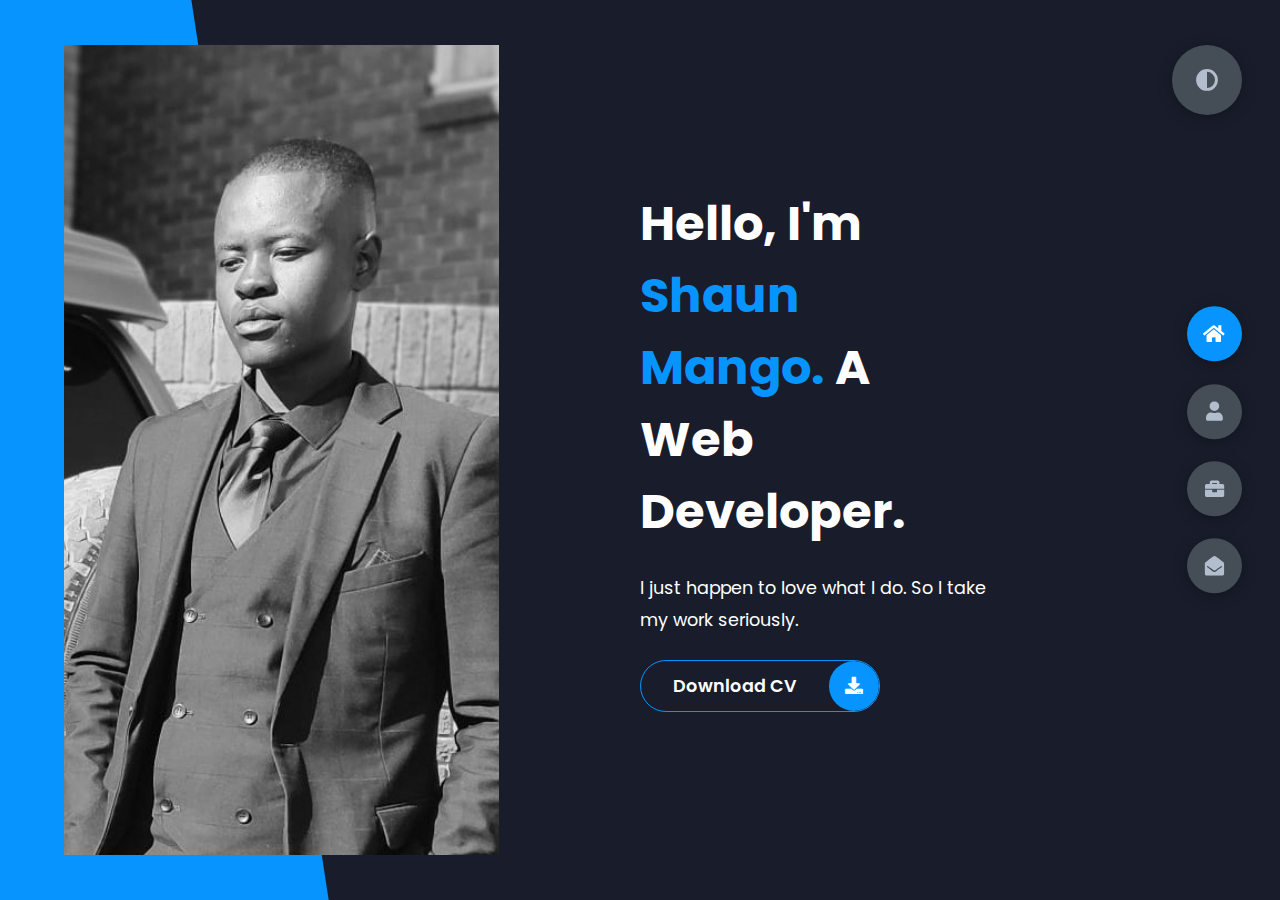
<file: index.html>
<!DOCTYPE html>
<html lang="en">
<head>
    <meta charset="UTF-8">
    <meta http-equiv="X-UA-Compatible" content="IE=edge">
    <meta name="viewport" content="width=device-width, initial-scale=1.0">
    <title>Portfolio</title>
    <link rel="stylesheet" href="styles/styles.css">
    <link rel="preconnect" href="https://fonts.googleapis.com">
    <link rel="preconnect" href="https://fonts.gstatic.com" crossorigin>
    <link rel="stylesheet" href="https://unicons.iconscout.com/release/v4.0.8/css/line.css">
    <link rel="stylesheet" href="https://cdnjs.cloudflare.com/ajax/libs/font-awesome/5.15.4/css/all.min.css" integrity="sha512-1ycn6IcaQQ40/MKBW2W4Rhis/DbILU74C1vSrLJxCq57o941Ym01SwNsOMqvEBFlcgUa6xLiPY/NS5R+E6ztJQ==" crossorigin="anonymous" referrerpolicy="no-referrer" />
    <link href="https://fonts.googleapis.com/css2?family=Poppins:wght@400;500;600;700;800&display=swap" rel="stylesheet">
</head>
<body class="main-content">
    <header class="container header active" id="home">
        <div class="header-content">
            <div class="left-header">
                <div class="h-shape"></div>
                <div class="image">
                    <img src="img/shaun4.jpg" alt="">
                </div>
            </div>
            <div class="right-header">
                <h1 class="name">
                    Hello, I'm <span>Shaun Mango.</span>
                    A Web Developer.
                </h1>
                <p>
                    I just happen to love what I do. So I take my work seriously.
                    
                </p>
                <div class="btn-con">
                    <a href="cv/SheunopaShaunMangoCV-2023InternHIT.pdf.pdf" class="main-btn">
                        <span class="btn-text">Download CV</span>
                        <span class="btn-icon"><i class="fas fa-download"></i></span>
                    </a>
                </div>
            </div>
        </div>
    </header>
    <main>
        <section class="container about" id="about">
            <div class="main-title">
                <h2>About <span>me</span><span class="bg-text">my stats</span></h2>
            </div>
            <div class="about-container">
                <div class="left-about">
                    <h4>Information About me</h4>
                    <p>
                        I'm a highly driven, adaptive student with skills in web design and development,
                        digital marketing and programming that will enable me to provide notable value to
                        your organization. I also have strong creative and analytical skills, am a team player
                        and have an eye for detail. 
                    </p>
                    <div class="btn-con">
                        <a href="cv/SheunopaShaunMangoCV-2023InternHIT.pdf.pdf" class="main-btn">
                            <span class="btn-text">Download CV</span>
                            <span class="btn-icon"><i class="fas fa-download"></i></span>
                        </a>
                    </div>
                </div>
                <div class="right-about">
                    <div class="about-item">
                        <div class="abt-text">
                            <p class="large-text">15+</p>
                            <p class="small-text">Projects <br /> Completed</p>
                        </div>
                    </div>
                    <div class="about-item">
                        <div class="abt-text">
                            <p class="large-text">5+</p>
                            <p class="small-text">Years of <br /> experience</p>
                        </div>
                    </div>
                    <div class="about-item">
                        <div class="abt-text">
                            <p class="large-text">25+</p>
                            <p class="small-text">Happy <br /> Clients</p>
                        </div>
                    </div>
                    <div class="about-item">
                        <div class="abt-text">
                            <p class="large-text">20+</p>
                            <p class="small-text">Customer <br /> reviews</p>
                        </div>
                    </div>
                </div>
            </div>
            <div class="about-stats">
                <h4 class="stat-title">My Skills</h4>
                <div class="progress-bars">
                    <div class="progress-bar">
                        <p class="prog-title">html</p>
                        <div class="progress-con">
                            <p class="prog-text">80%</p>
                            <div class="progress">
                                <span class="html"></span>
                            </div>
                        </div>
                    </div>
                    <div class="progress-bar">
                        <p class="prog-title">css</p>
                        <div class="progress-con">
                            <p class="prog-text">95%</p>
                            <div class="progress">
                                <span class="css"></span>
                            </div>
                        </div>
                    </div>
                    <div class="progress-bar">
                        <p class="prog-title">javascript</p>
                        <div class="progress-con">
                            <p class="prog-text">75%</p>
                            <div class="progress">
                                <span class="js"></span>
                            </div>
                        </div>
                    </div>
                    <div class="progress-bar">
                        <p class="prog-title">WordPress</p>
                        <div class="progress-con">
                            <p class="prog-text">75%</p>
                            <div class="progress">
                                <span class="wordpress"></span>
                            </div>
                        </div>
                    </div>
                    <div class="progress-bar">
                        <p class="prog-title">PHP</p>
                        <div class="progress-con">
                            <p class="prog-text">87%</p>
                            <div class="progress">
                                <span class="php"></span>
                            </div>
                        </div>
                    </div>
                    <div class="progress-bar">
                        <p class="prog-title">Python</p>
                        <div class="progress-con">
                            <p class="prog-text">90%</p>
                            <div class="progress">
                                <span class="python"></span>
                            </div>
                        </div>
                    </div>
                </div>
            </div>
            <h4 class="stat-title">My Timeline</h4>
            <div class="timeline">
                <div class="timeline-item">
                    <div class="tl-icon">
                        <i class="fas fa-briefcase"></i>
                    </div>
                    <p class="tl-duration">2020 - present</p>
                    <h5>Web Developer<span> Freelance</span></h5>
                    <p>
                        Spearhead design, development, testing, and
                        launching of websites.
                        Help clients come up with informative content to
                        upload on their pages.
                    </p>
                </div>
                <div class="timeline-item">
                    <div class="tl-icon">
                        <i class="fas fa-briefcase"></i>
                    </div>
                    <p class="tl-duration">2021-present</p>
                    <h5>Social Media Manager<span> Freelance</span></h5>
                    <p>
                        Design social media posts and logos for clients.
                        Manage Facebook and Instagram Ads for clients.
                        Advise clients on the best digital approach for their
                        business based on their budget and current stage of business
                    </p>
                </div>
                <div class="timeline-item">
                    <div class="tl-icon">
                        <i class="fas fa-briefcase"></i>
                    </div>
                    <p class="tl-duration">2020 - 2022</p>
                    <h5>Co-Founder & CEO<span> LEARN-X</span></h5>
                    <p>
                        Designed, created, tested, modified, and launched a
                        functional e-learning platform LEARN-X, using
                        WordPress amidst the Covid-19 pandemic.
                    </p>
                </div>
                <div class="timeline-item">
                    <div class="tl-icon">
                        <i class="fas fa-briefcase"></i>
                    </div>
                    <p class="tl-duration">2022 - 2026</p>
                    <h5>Student<span> Harare Institute of Technology</span></h5>
                    <p>
                        Studying towards an Undergraduate Bachelor Of Technology
                        Honours in Computer Science.
                    </p>
                </div>
                <div class="timeline-item">
                    <div class="tl-icon">
                        <i class="fas fa-briefcase"></i>
                    </div>
                    <p class="tl-duration">2020</p>
                    <h5>Fundamentals of Digital Marketing<span> Google Digital Skills for Africa</span></h5>
                    <p>
                        Well-versed in Digital Marketing and certified by Google.
                    </p>
                </div>
                <div class="timeline-item">
                    <div class="tl-icon">
                        <i class="fas fa-briefcase"></i>
                    </div>
                    <p class="tl-duration">2016-2021</p>
                    <h5>Student<span> Saint Faith's High School</span></h5>
                    <p>
                        Passed both O and A Level with flying colours😂, while impacting change at the 
                        school during my tenure.
                    </p>
                </div>
            </div>
        </section>
        <section class="container" id="portfolio">
            <div class="main-title">
                <h2>My <span>Portfolio</span><span class="bg-text">My Work</span></h2>
            </div>
            <p class="port-text">
                Check out some of my previous work below!
            </p>
            <div class="portfolios">
                <div class="portfolio-item">
                    <div class="image">
                        <img src="img/webhype.png" alt="">
                    </div>
                    <div class="hover-items">
                        <h3>Project Source</h3>
                        <div class="icons">
                            <a href="https://github.com/Shaunnnnnn" class="icon">
                                <i class="fab fa-github"></i>
                            </a>
                        </div>
                    </div>
                </div>
                <div class="portfolio-item">
                    <div class="image">
                        <img src="img/learnx.png" alt="">
                    </div>
                    <div class="hover-items">
                        <h3>Project Source</h3>
                        <div class="icons">
                            <a href="https://github.com/Shaunnnnnn" class="icon">
                                <i class="fab fa-github"></i>
                            </a>
                           
                        </div>
                    </div>
                </div>
                <div class="portfolio-item">
                    <div class="image">
                        <img src="img/taryscloset.png" alt="">
                    </div>
                    <div class="hover-items">
                        <h3>Project Source</h3>
                        <div class="icons">
                            <a href="https://github.com/Shaunnnnnn" class="icon">
                                <i class="fab fa-github"></i>
                            </a>
                        </div>
                    </div>
                </div>
                
                
            </div>
        </section>
        <section class="container" id="blogs">
           
        </section>
        <section class="container contact" id="contact">
            <div class="contact-container">
                <div class="main-title">
                    <h2>Contact <span>Me</span><span class="bg-text">Contact</span></h2>
                </div>
                <div class="contact-content-con">
                    <div class="left-contact">
                        <h4>Get in touch</h4>
                        <p>
                            Hey, I'm excited to start working with you, 
                            get in touch with me below and let's get started.
                        </p>
                        <div class="contact-info">
                            <div class="contact-item">
                                <div class="icon">
                                    <i class="fas fa-map-marker-alt"></i>
                                    <span>Location</span>
                                </div>
                                <p>
                                    : Harare, Zimbabwe.
                                </p>
                            </div>
                            <div class="contact-item">
                                <div class="icon">
                                    <i class="fas fa-envelope"></i>
                                    <span>Email</span>
                                </div>
                                <p>
                                    <span>: mangoshauns@gmail.com</span>
                                </p>
                            </div>
                            
                            <div class="contact-item">
                                <div class="icon">
                                    <i class="fas fa-user-graduate"></i>
                                    <span>Mobile Number</span>
                                </div>
                                <p>
                                    <span>: +263771428041</span>
                                </p>
                            </div>
                            <div class="contact-item">
                                <div class="icon">
                                    <i class="fas fa-globe-africa"></i>
                                    <span>Languages</span>
                                </div>
                                <p>
                                    <span>: English</span>
                                </p>
                            </div>
                        </div>
                        <div class="contact-icons">
                            <div class="contact-icon">
                                <a href="https://www.facebook.com/shaun.mango.33" target="_blank">
                                    <i class="fab fa-facebook-f"></i>
                                </a>
                                <a href="https://github.com/Shaunnnnnn" target="_blank">
                                    <i class="fab fa-github"></i>
                                </a>
                                <a href="https://wa.me/263771428041" target="_blank">
                                    <i class="uil uil-whatsapp"></i>
                                </a>
                            </div>
                        </div>
                    </div>
                    <div class="right-contact">
                        <form action="" class="contact-form">
                            <div class="input-control i-c-2">
                                <input type="text" required placeholder="YOUR NAME">
                                <input type="email" required placeholder="YOUR EMAIL">
                            </div>
                            <div class="input-control">
                                <input type="text" required placeholder="ENTER SUBJECT">
                            </div>
                            <div class="input-control">
                                <textarea name="" id="" cols="15" rows="8" placeholder="Message Here..."></textarea>
                            </div>
                            <div class="submit-btn">
                                <a href="#" class="main-btn">
                                    <span class="btn-text">Send</span>
                                    <span class="btn-icon"><i class="uil uil-message"></i></span>
                                </a>
                               
                    
                        
                        
                   
                </div>
                            </div>
                        </form>
                    </div>
                </div>
            </div>
        </section>
    </main>

    <div class="controls">
        <div class="control active-btn" data-id="home" >
            <i class="fas fa-home"></i>
        </div>
        <div class="control" data-id="about">
            <i class="fas fa-user"></i>
        </div>
        <div class="control" data-id="portfolio">
            <i class="fas fa-briefcase"></i>
        </div>
        <div class="control" data-id="contact">
            <i class="fas fa-envelope-open"></i>
        </div>
    </div>
    <div class="theme-btn">
        <i class="fas fa-adjust"></i>
    </div>
    <script src="app.js"></script>
    <script src="https://cdn.botpress.cloud/webchat/v1/inject.js"></script>
    <script src="https://mediafiles.botpress.cloud/395aa90b-f67a-4308-8458-5b93920ca628/webchat/config.js" defer></script>
</body>
</html>
</file>
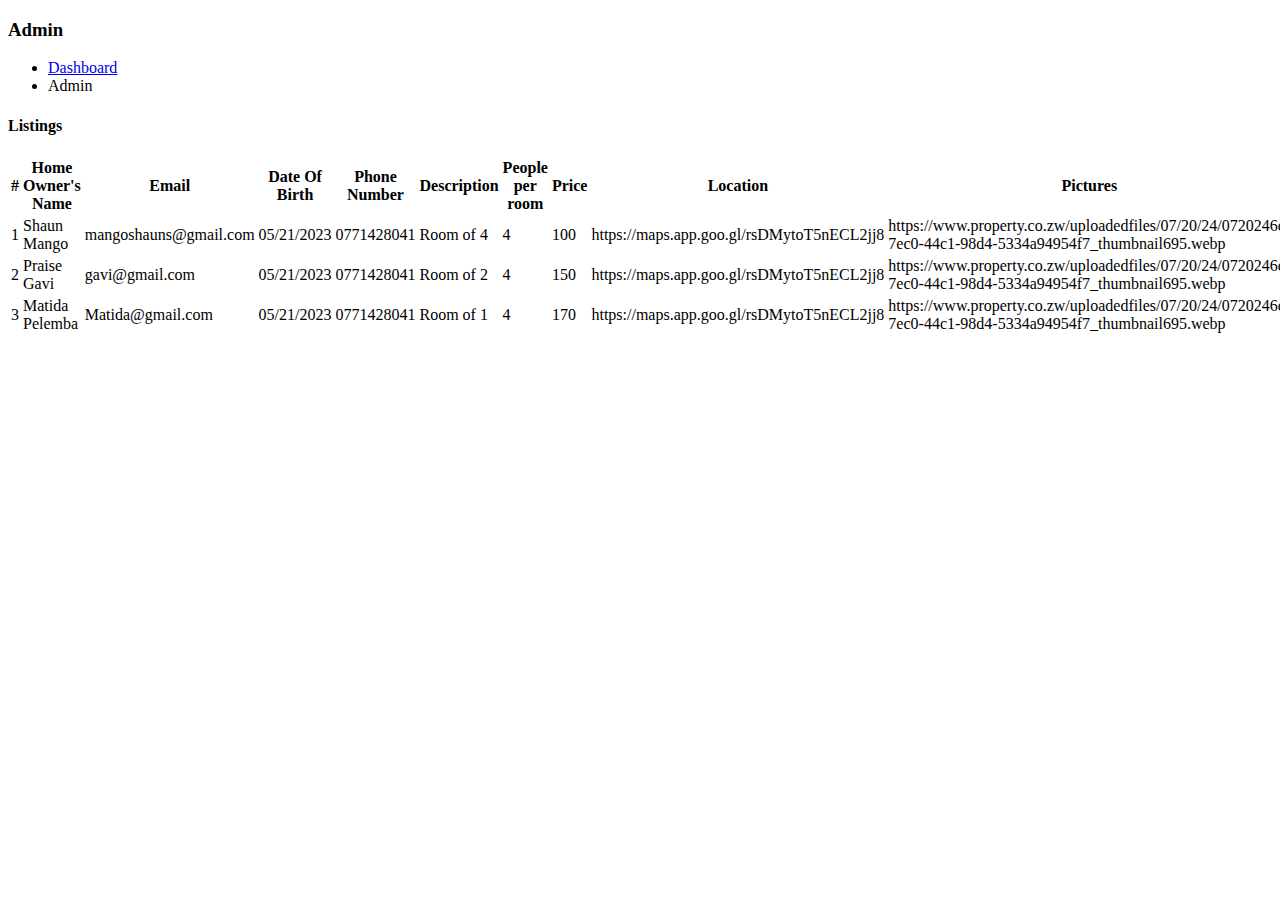
<file: chatbot-test.html>
<!DOCTYPE html>
<html lang="en">

<head>
        <meta charset="utf-8">
        <meta name="viewport" content="width=device-width, initial-scale=1.0, user-scalable=0">
        <title>LM Homes | Admin</title>
		
		
    </head>
    <body>
	
		<!-- Main Wrapper -->
		
		
			<!-- Header -->
			<!-- /Sidebar -->
			
			<!-- Page Wrapper -->
            <div class="page-wrapper">
                <div class="content container-fluid">

					<!-- Page Header -->
					<div class="page-header">
						<div class="row">
							<div class="col">
								<h3 class="page-title">Admin</h3>
								<ul class="breadcrumb">
									<li class="breadcrumb-item"><a href="dashboard.php">Dashboard</a></li>
									<li class="breadcrumb-item active">Admin</li>
								</ul>
							</div>
						</div>
					</div>
					<!-- /Page Header -->
					
					<div class="row">
						<div class="col-sm-12">
							<div class="card">
								<div class="card-header">
									<h4 class="card-title">Listings</h4>
								</div>
								<div class="card-body">

									<table id="basic-datatable" class="table table-bordered table-hover">
                                            <thead>
                                                <tr>
                                                    <th>#</th>
                                                    <th>Home Owner's Name</th>
                                                    <th>Email</th>
                                                    <th>Date Of Birth</th>
                                                    <th>Phone Number</th>
                                                    <th>Description</th>
						    <th>People per room</th>
						    <th>Price</th>
						    <th>Location</th>
						    <th>Pictures</th>
						    <th>Rating</th>
						    

                                                </tr>
                                            </thead>
                                        
                                        
                                            <tbody>
											
                                                <tr>
                                                    <td>1</td>
                                                    <td>Shaun Mango</td>
                                                    <td>mangoshauns@gmail.com</td>
                                                    <td>05/21/2023</td>
                                                    <td>0771428041</td>
						    <td>Room of 4</td>
						    <td>4</td>
						    <td>100</td>
						    <td>https://maps.app.goo.gl/rsDMytoT5nECL2jj8</td>
						    <td>https://www.property.co.zw/uploadedfiles/07/20/24/0720246c-7ec0-44c1-98d4-5334a94954f7_thumbnail695.webp</td>
						    <td>3.5</td>
						
						<tr>
                                                    <td>2</td>
                                                    <td>Praise Gavi</td>
                                                    <td>gavi@gmail.com</td>
                                                    <td>05/21/2023</td>
                                                    <td>0771428041</td>
						    <td>Room of 2</td>
						    <td>4</td>
						    <td>150</td>
						    <td>https://maps.app.goo.gl/rsDMytoT5nECL2jj8</td>
						    <td>https://www.property.co.zw/uploadedfiles/07/20/24/0720246c-7ec0-44c1-98d4-5334a94954f7_thumbnail695.webp</td>
						    <td>4</td>
                                                </tr>
						<tr>
                                                    <td>3</td>
                                                    <td>Matida Pelemba</td>
                                                    <td>Matida@gmail.com</td>
                                                    <td>05/21/2023</td>
                                                    <td>0771428041</td>
						    <td>Room of 1</td>
						    <td>4</td>
						    <td>170</td>
						    <td>https://maps.app.goo.gl/rsDMytoT5nECL2jj8</td>
						    <td>https://www.property.co.zw/uploadedfiles/07/20/24/0720246c-7ec0-44c1-98d4-5334a94954f7_thumbnail695.webp</td>
						    <td>5</td>
                                                </tr>
                                
                                               
                                            </tbody>
                                        </table>
								</div>
							</div>
						</div>
					</div>
				
				</div>			
			</div>
			
		
    </body>
</html>
</file>
<file: styles/styles.css>
* {
  margin: 0;
  padding: 0;
  box-sizing: border-box;
  list-style: none;
}

:root {
  --color-primary: #191d2b;
  --color-secondary: #0794ff;
  --color-white: #FFFFFF;
  --color-black: #000;
  --color-grey0: #f8f8f8;
  --color-grey-1: #dbe1e8;
  --color-grey-2: #b2becd;
  --color-grey-3: #6c7983;
  --color-grey-4: #454e56;
  --color-grey-5: #2a2e35;
  --color-grey-6: #12181b;
  --br-sm-2: 14px;
  --box-shadow-1: 0 3px 15px rgba(0,0,0,.3);
}

.light-mode {
  --color-primary: #FFFFFF;
  --color-secondary: #007e35;
  --color-white: #454e56;
  --color-black: #000;
  --color-grey0: #f8f8f8;
  --color-grey-1: #6c7983;
  --color-grey-2: #6c7983;
  --color-grey-3: #6c7983;
  --color-grey-4: #454e56;
  --color-grey-5: #f8f8f8;
  --color-grey-6: #12181b;
}

body {
  background-color: var(--color-primary);
  font-family: "Poppins", sans-serif;
  font-size: 1.1rem;
  color: var(--color-white);
  transition: all 0.4s ease-in-out;
}

a {
  display: inline-block;
  text-decoration: none;
  color: inherit;
  font-family: inherit;
}

header {
  min-height: 100vh;
  color: var(--color-white);
  overflow: hidden;
  padding: 0 !important;
}

section {
  min-height: 100vh;
  width: 100%;
  position: absolute;
  left: 0;
  top: 0;
  padding: 3rem 18rem;
}

.container {
  display: none;
  transform: translateY(-100%) scale(0);
  transition: all 0.4s ease-in-out;
  background-color: var(--color-primary);
}

.active {
  display: block;
  animation: appear 1s ease-in-out;
  transform: translateY(0) scaleY(1);
}
@keyframes appear {
  0% {
    transform: translateY(-100%) scaleY(0);
  }
  100% {
    transform: translateY(0) scaleY(1);
  }
}

.controls {
  position: fixed;
  z-index: 10;
  top: 50%;
  right: 3%;
  display: flex;
  flex-direction: column;
  align-items: center;
  justify-content: center;
  transform: translateY(-50%);
}
.controls .control {
  padding: 1rem;
  cursor: pointer;
  background-color: var(--color-grey-4);
  width: 55px;
  height: 55px;
  border-radius: 50%;
  display: flex;
  justify-content: center;
  align-items: center;
  margin: 0.7rem 0;
  box-shadow: var(--box-shadow-1);
}
.controls .control i {
  font-size: 1.2rem;
  color: var(--color-grey-2);
  pointer-events: none;
}
.controls .active-btn {
  background-color: var(--color-secondary);
  transition: all 0.4s ease-in-out;
}
.controls .active-btn i {
  color: var(--color-white);
}

.theme-btn {
  top: 5%;
  right: 3%;
  width: 70px;
  height: 70px;
  border-radius: 50%;
  background-color: var(--color-grey-4);
  cursor: pointer;
  position: fixed;
  display: flex;
  justify-content: center;
  align-items: center;
  box-shadow: 0 3px 15px rgba(0, 0, 0, 0.3);
  transition: all 0.1s ease-in-out;
}
.theme-btn:active {
  transform: translateY(-3px);
}
.theme-btn i {
  font-size: 1.4rem;
  color: var(--color-grey-2);
  pointer-events: none;
}

/*Header-content*/
.header-content {
  display: grid;
  grid-template-columns: repeat(2, 1fr);
  min-height: 100vh;
}
.header-content .left-header {
  display: flex;
  align-items: center;
  position: relative;
}
.header-content .left-header .h-shape {
  transition: all 0.4s ease-in-out;
  width: 65%;
  height: 100%;
  background-color: var(--color-secondary);
  position: absolute;
  left: 0;
  top: 0;
  z-index: -1;
  clip-path: polygon(0 0, 46% 0, 79% 100%, 0% 100%);
}
.header-content .left-header .image {
  border-radius: var(--br-sm-2);
  height: 90%;
  width: 68%;
  margin-left: 4rem;
  background-color: var(--color-black);
  transition: all 0.4s ease-in-out;
}
.header-content .left-header .image img {
  width: 100%;
  height: 100%;
  object-fit: cover;
  transition: all 0.4s ease-in-out;
  filter: grayscale(100%);
}
.header-content .left-header .image img:hover {
  filter: grayscale(0);
}
.header-content .right-header {
  display: flex;
  flex-direction: column;
  justify-content: center;
  padding-right: 18rem;
}
.header-content .right-header .name {
  font-size: 3rem;
}
.header-content .right-header .name span {
  color: var(--color-secondary);
}
.header-content .right-header p {
  margin: 1.5rem 0;
  line-height: 2rem;
}

/*About*/
.about-container {
  display: grid;
  grid-template-columns: repeat(2, 1fr);
  padding-top: 3.5rem;
  padding-bottom: 5rem;
}
.about-container .right-about {
  display: grid;
  grid-template-columns: repeat(2, 1fr);
  grid-gap: 2rem;
}
.about-container .right-about .about-item {
  border: 1px solid var(--color-grey-5);
  border-radius: 5px;
  transition: all 0.4s ease-in-out;
  box-shadow: 1px 2px 15px rgba(0, 0, 0, 0.1);
}
.about-container .right-about .about-item:hover {
  cursor: default;
  transform: translateY(-5px);
  border: 1px solid var(--color-secondary);
  box-shadow: 1px 4px 15px rgba(0, 0, 0, 0.32);
}
.about-container .right-about .about-item .abt-text {
  padding: 1.5rem;
  display: flex;
  flex-direction: column;
}
.about-container .right-about .about-item .abt-text .large-text {
  font-size: 3rem;
  font-weight: 700;
  color: var(--color-secondary);
}
.about-container .right-about .about-item .abt-text .small-text {
  padding-left: 3rem;
  position: relative;
  text-transform: uppercase;
  font-size: 1.2rem;
  color: var(--color-grey-1);
  letter-spacing: 2px;
}
.about-container .right-about .about-item .abt-text .small-text::before {
  content: "";
  position: absolute;
  left: 0;
  top: 15px;
  width: 2rem;
  height: 2px;
  background-color: var(--color-grey-5);
}
.about-container .left-about {
  padding-right: 5rem;
}
.about-container .left-about p {
  line-height: 2rem;
  padding: 1rem;
  color: var(--color-grey-1);
}
.about-container .left-about h4 {
  font-size: 2rem;
  text-transform: uppercase;
}

.about-stats {
  padding-bottom: 4rem;
}
.about-stats .progress-bars {
  display: grid;
  grid-template-columns: repeat(2, 1fr);
  grid-gap: 2rem;
}
.about-stats .progress-bars .progress-bar {
  display: flex;
  flex-direction: column;
}
.about-stats .progress-bars .progress-bar .prog-title {
  text-transform: uppercase;
  font-weight: 500;
}
.about-stats .progress-bars .progress-bar .progress-con {
  display: flex;
  align-items: center;
}
.about-stats .progress-bars .progress-bar .progress-con .prog-text {
  color: var(--color-grey-2);
}
.about-stats .progress-bars .progress-bar .progress-con .progress {
  width: 100%;
  height: 0.45rem;
  background-color: var(--color-grey-4);
  margin-left: 1rem;
  position: relative;
}
.about-stats .progress-bars .progress-bar .progress-con .progress span {
  position: absolute;
  top: 0;
  left: 0;
  height: 100%;
  background-color: var(--color-secondary);
  transition: all 0.4s ease-in-out;
  width: 60%;
}
.about-stats .progress-bars .progress-bar .progress-con .progress .html {
  width: 80%;
}
.about-stats .progress-bars .progress-bar .progress-con .progress .css {
  width: 95%;
}
.about-stats .progress-bars .progress-bar .progress-con .progress .js {
  width: 75%;
}
.about-stats .progress-bars .progress-bar .progress-con .progress .wordpress {
  width: 60%;
}
.about-stats .progress-bars .progress-bar .progress-con .progress .php {
  width: 87%;
}
.about-stats .progress-bars .progress-bar .progress-con .progress .python {
  width: 90%;
}

.stat-title {
  text-transform: uppercase;
  font-size: 1.4rem;
  text-align: center;
  padding: 3.5rem 0;
  position: relative;
}
.stat-title::before {
  content: "";
  position: absolute;
  left: 50%;
  top: 0;
  width: 40%;
  height: 1px;
  background-color: var(--color-grey-5);
  transform: translateX(-50%);
}

/*Timeline*/
.timeline {
  display: grid;
  grid-template-columns: repeat(2, 1fr);
  grid-gap: 2rem;
  padding-bottom: 3rem;
}
.timeline .timeline-item {
  position: relative;
  padding-left: 3rem;
  border-left: 1px solid var(--color-grey-5);
}
.timeline .timeline-item .tl-icon {
  position: absolute;
  left: -27px;
  top: 0;
  background-color: var(--color-secondary);
  width: 50px;
  height: 50px;
  border-radius: 50%;
  display: flex;
  align-items: center;
  justify-content: center;
}
.timeline .timeline-item .tl-icon i {
  font-size: 1.3rem;
}
.timeline .timeline-item .tl-duration {
  padding: 0.2rem 0.6rem;
  background-color: var(--color-grey-5);
  border-radius: 15px;
  display: inline-block;
  font-size: 0.8rem;
  text-transform: uppercase;
  font-weight: 500;
}
.timeline .timeline-item h5 {
  padding: 1rem 0;
  text-transform: uppercase;
  font-size: 1.3rem;
  font-weight: 600;
}
.timeline .timeline-item h5 span {
  color: var(--color-grey-2);
  font-weight: 500;
  font-size: 1.2rem;
}
.timeline .timeline-item p {
  color: var(--color-grey-2);
}

.port-text {
  padding: 2rem 0;
  text-align: center;
}

.portfolios {
  display: grid;
  grid-template-columns: repeat(3, 1fr);
  grid-gap: 2rem;
  margin-top: 3rem;
}
.portfolios .portfolio-item {
  position: relative;
  border-radius: 15px;
}
.portfolios .portfolio-item img {
  width: 100%;
  height: 300px;
  object-fit: cover;
  border-radius: 15px;
}
.portfolios .portfolio-item .hover-items {
  width: 100%;
  height: 100%;
  background-color: var(--color-secondary);
  position: absolute;
  left: 0;
  top: 0;
  border-radius: 15px;
  display: flex;
  justify-content: center;
  align-items: center;
  flex-direction: column;
  opacity: 0;
  transform: scale(0);
  transition: all 0.4s ease-in-out;
}
.portfolios .portfolio-item .hover-items h3 {
  font-size: 1.5rem;
  color: var(--color-white);
  margin-bottom: 1.5rem;
}
.portfolios .portfolio-item .hover-items .icons {
  display: flex;
  justify-content: center;
  align-items: center;
}
.portfolios .portfolio-item .hover-items .icons .icon {
  background-color: var(--color-primary);
  border-radius: 50%;
  width: 50px;
  height: 50px;
  display: flex;
  align-items: center;
  justify-content: center;
  margin: 0 1rem;
  cursor: pointer;
  transition: all 0.4s ease-in-out;
}
.portfolios .portfolio-item .hover-items .icons .icon i {
  font-size: 1.5rem;
  color: var(--color-white);
  margin: 0 1rem;
}
.portfolios .portfolio-item .hover-items .icons .icon:hover {
  background-color: var(--color-white);
}
.portfolios .portfolio-item .hover-items .icons .icon:hover i {
  color: var(--color-primary);
}

.portfolio-item:hover .hover-items {
  opacity: 1;
  transform: scale(1);
}

.blogs {
  display: grid;
  grid-template-columns: repeat(3, 1fr);
  grid-gap: 2rem;
  margin-top: 3rem;
}
.blogs .blog {
  position: relative;
  background-color: var(--color-grey-5);
  border-radius: 5px;
  box-shadow: 1px 1px 20px rgba(0, 0, 0, 0.1);
  transition: all 0.4s ease-in-out;
}
.blogs .blog:hover {
  box-shadow: 1px 1px 20px rgba(0, 0, 0, 0.3);
  transform: translateY(-5px);
  transition: all 0.4s ease-in-out;
}
.blogs .blog:hover img {
  filter: grayscale(0);
  transform: scale(1.1);
  box-shadow: 0px 4px 15px rgba(0, 0, 0, 0.8);
}
.blogs .blog img {
  width: 100%;
  height: 300px;
  object-fit: cover;
  border-top-left-radius: 5px;
  border-top-right-radius: 5px;
  filter: grayscale(100%);
  transition: all 0.4s ease-in-out;
}
.blogs .blog .blog-text {
  margin-top: -7px;
  padding: 1.1rem;
  border-top: 8px solid var(--color-secondary);
}
.blogs .blog .blog-text h4 {
  font-size: 1.5rem;
  margin-bottom: 0.7rem;
  transition: all 0.4s ease-in-out;
  cursor: pointer;
}
.blogs .blog .blog-text h4:hover {
  color: var(--color-secondary);
}
.blogs .blog .blog-text p {
  color: var(--color-grey-2);
  line-height: 2rem;
  padding-bottom: 1rem;
}

.contact-content-con {
  display: flex;
  padding-top: 3.5rem;
}
.contact-content-con .left-contact {
  flex: 2;
}
.contact-content-con .left-contact h4 {
  margin-top: 1rem;
  font-size: 2rem;
  text-transform: uppercase;
}
.contact-content-con .left-contact p {
  margin: 1rem 0;
  line-height: 2rem;
}
.contact-content-con .left-contact .contact-info .contact-item {
  display: flex;
  align-items: center;
  justify-content: space-between;
}
.contact-content-con .left-contact .contact-info .contact-item p {
  margin: 0.3rem 0 !important;
  padding: 0 !important;
}
.contact-content-con .left-contact .contact-info .contact-item .icon {
  display: grid;
  grid-template-columns: 40px 1fr;
}
.contact-content-con .left-contact .contact-info .contact-item .icon i {
  display: flex;
  align-items: center;
  font-size: 1.3rem;
}
.contact-content-con .left-contact .contact-icon {
  display: flex;
  margin-top: 2rem;
}
.contact-content-con .left-contact .contact-icon a {
  display: flex;
  align-items: center;
  color: var(--color-white);
  background-color: var(--color-grey-5);
  cursor: pointer;
  justify-content: center;
  width: 50px;
  height: 50px;
  border-radius: 50%;
  margin: 0 0.4rem;
  transition: all 0.4s ease-in-out;
}
.contact-content-con .left-contact .contact-icon a:hover {
  background-color: var(--color-secondary);
}
.contact-content-con .left-contact .contact-icon a:hover i {
  color: var(--color-primary);
}
.contact-content-con .left-contact .contact-icon a i {
  display: flex;
  align-items: center;
  justify-content: center;
  font-size: 1.3rem;
}
.contact-content-con .right-contact {
  flex: 3;
  margin-left: 3rem;
}
.contact-content-con .right-contact .input-control {
  margin: 1.5rem 0;
}
.contact-content-con .right-contact .input-control input, .contact-content-con .right-contact .input-control textarea {
  border-radius: 30px;
  font-weight: inherit;
  font-size: inherit;
  font-family: inherit;
  padding: 0.8rem 1.1rem;
  outline: none;
  border: none;
  background-color: var(--color-grey-5);
  width: 100%;
  color: var(--color-white);
  resize: none;
}
.contact-content-con .right-contact .i-c-2 {
  display: flex;
}
.contact-content-con .right-contact .i-c-2 :last-child {
  margin-left: 1.5rem;
}
.contact-content-con .right-contact .submit-btn {
  display: flex;
  justify-content: flex-start;
}

/*Independed components*/
.btn-con {
  display: flex;
  align-self: flex-start;
}

.main-btn {
  border-radius: 30px;
  color: inherit;
  font-weight: 600;
  position: relative;
  border: 1px solid var(--color-secondary);
  display: flex;
  align-self: flex-start;
  align-items: center;
  overflow: hidden;
}
.main-btn .btn-text {
  padding: 0 2rem;
}
.main-btn .btn-icon {
  background-color: var(--color-secondary);
  display: flex;
  align-items: center;
  justify-content: center;
  border-radius: 50%;
  padding: 1rem;
}
.main-btn::before {
  content: "";
  position: absolute;
  top: 0;
  right: 0;
  transform: translateX(100%);
  transition: all 0.4s ease-out;
  z-index: -1;
}
.main-btn:hover {
  transition: all 0.4s ease-out;
}
.main-btn:hover::before {
  width: 100%;
  height: 100%;
  background-color: var(--color-secondary);
  transform: translateX(0);
  transition: all 0.4s ease-out;
}

.main-title {
  text-align: center;
}
.main-title h2 {
  position: relative;
  text-transform: uppercase;
  font-size: 4rem;
  font-weight: 700;
}
.main-title h2 span {
  color: var(--color-secondary);
}
.main-title h2 .bg-text {
  position: absolute;
  top: 50%;
  left: 50%;
  color: var(--color-grey-5);
  transition: all 0.4s ease-in-out;
  z-index: -1;
  transform: translate(-50%, -50%);
  font-weight: 800;
  font-size: 6.3rem;
}

.about-container .left-about p {
  padding-left: 0;
}

@media screen and (max-width: 600px) {
  header {
    padding: 0 !important;
  }

  .theme-btn {
    width: 50px;
    height: 50px;
  }

  .header-content {
    grid-template-columns: repeat(1, 1fr);
    padding-bottom: 6rem;
  }

  .left-header .h-shape {
    display: none;
  }

  .right-header {
    grid-row: 1;
    padding-right: 0rem !important;
    width: 90%;
    margin: 0 auto;
  }
  .right-header .name {
    font-size: 2.5rem !important;
    text-align: center;
    padding-top: 3rem;
  }

  .header-content .left-header .image {
    margin: 0 auto;
    width: 90%;
  }

  .controls {
    top: auto;
    bottom: 0;
    flex-direction: row;
    justify-content: center;
    left: 50%;
    transform: translateX(-50%);
    width: 100%;
    background-color: var(--color-grey-5);
  }
  .controls .control {
    margin: 1rem 0.3rem;
  }

  .about-container {
    grid-template-columns: repeat(1, 1fr);
  }
  .about-container .right-about {
    grid-template-columns: repeat(1, 1fr);
    padding-top: 2.5rem;
  }
  .about-container .left-about {
    padding-right: 0;
  }
  .about-container .left-about p {
    padding-left: 0;
  }

  .timeline {
    grid-template-columns: repeat(1, 1fr);
    padding-bottom: 6rem;
  }

  .container {
    padding: 2rem 2.5rem !important;
  }

  .about-stats .progress-bars {
    grid-template-columns: repeat(1, 1fr);
  }

  .portfolios {
    grid-template-columns: repeat(1, 1fr);
    padding-bottom: 6rem;
    margin-top: 1rem;
  }

  .blogs {
    grid-template-columns: repeat(1, 1fr);
    padding-bottom: 6rem;
  }

  .contact-content-con {
    flex-direction: column;
  }
  .contact-content-con .right-contact {
    margin-left: 0;
    margin-top: 2.5rem;
  }

  .contact-content-con .right-contact .i-c-2 {
    flex-direction: column;
  }

  .contact-content-con .right-contact .i-c-2 :last-child {
    margin-left: 0;
    margin-top: 1.5rem;
  }

  .contact-content-con .right-contact {
    margin-bottom: 6rem;
  }

  .contact-item {
    flex-direction: column;
    margin: 1rem 0;
  }
  .contact-item p {
    font-size: 15px;
    color: var(--color-grey-2);
  }
  .contact-item span {
    font-size: 15px;
  }
  .contact-item .icon {
    grid-template-columns: 25px 1fr;
  }

  .main-title h2 {
    font-size: 2rem;
  }
  .main-title h2 span {
    font-size: 2.3rem;
  }
  .main-title h2 .bg-text {
    font-size: 2.3rem;
  }
}
@media screen and (max-width: 1432px) {
  .container {
    padding: 7rem 11rem;
  }

  .contact-content-con {
    flex-direction: column;
  }
  .contact-content-con .right-contact {
    margin-left: 0;
    margin-top: 2.5rem;
  }

  .contact-content-con .right-contact .i-c-2 {
    flex-direction: column;
  }

  .contact-content-con .right-contact .i-c-2 :last-child {
    margin-left: 0;
    margin-top: 1.5rem;
  }

  .contact-content-con .right-contact {
    margin-bottom: 6rem;
  }

  .main-title h2 .bg-text {
    font-size: 5.5rem;
  }
}
@media screen and (max-width: 1250px) {
  .blogs {
    grid-template-columns: repeat(2, 1fr);
    margin-top: 6rem;
  }

  .portfolios {
    grid-template-columns: repeat(2, 1fr);
  }

  .header-content .right-header {
    padding-right: 9rem;
  }
}
@media screen and (max-width: 660px) {
  .blogs {
    grid-template-columns: repeat(1, 1fr);
  }

  .portfolios {
    grid-template-columns: repeat(1, 1fr);
  }
}
@media screen and (max-width: 1070px) {
  .about-container {
    grid-template-columns: repeat(1, 1fr);
  }
  .about-container .right-about {
    padding-top: 2.5rem;
  }

  .main-title h2 {
    font-size: 4rem;
  }
  .main-title h2 span {
    font-size: 4rem;
  }
  .main-title h2 .bg-text {
    font-size: 4.5rem;
  }
}
@media screen and (max-width: 970px) {
  .container {
    padding: 7rem 6rem;
  }

  .about-container .left-about {
    padding-right: 0rem;
  }

  .header-content {
    grid-template-columns: repeat(1, 1fr);
    padding-bottom: 6rem;
  }

  .left-header .h-shape {
    display: none;
  }
  .left-header .image {
    width: 90% !important;
    margin: 0 auto !important;
  }

  .right-header {
    grid-row: 1;
    padding-right: 0rem !important;
    width: 90%;
    margin: 0 auto;
  }
  .right-header .name {
    font-size: 2.5rem !important;
    text-align: center;
    padding-top: 3rem;
  }
}
@media screen and (max-width: 700px) {
  .container {
    padding: 7rem 3rem;
  }

  .about-stats .progress-bars {
    grid-template-columns: repeat(1, 1fr);
  }

  .about-container .right-about {
    grid-template-columns: repeat(1, 1fr);
  }

  .timeline {
    grid-template-columns: repeat(1, 1fr);
  }

  .main-title h2 {
    font-size: 3rem;
  }
  .main-title h2 span {
    font-size: 3rem;
  }
  .main-title h2 .bg-text {
    font-size: 4rem;
  }
}

/*# sourceMappingURL=styles.css.map */
</file>
